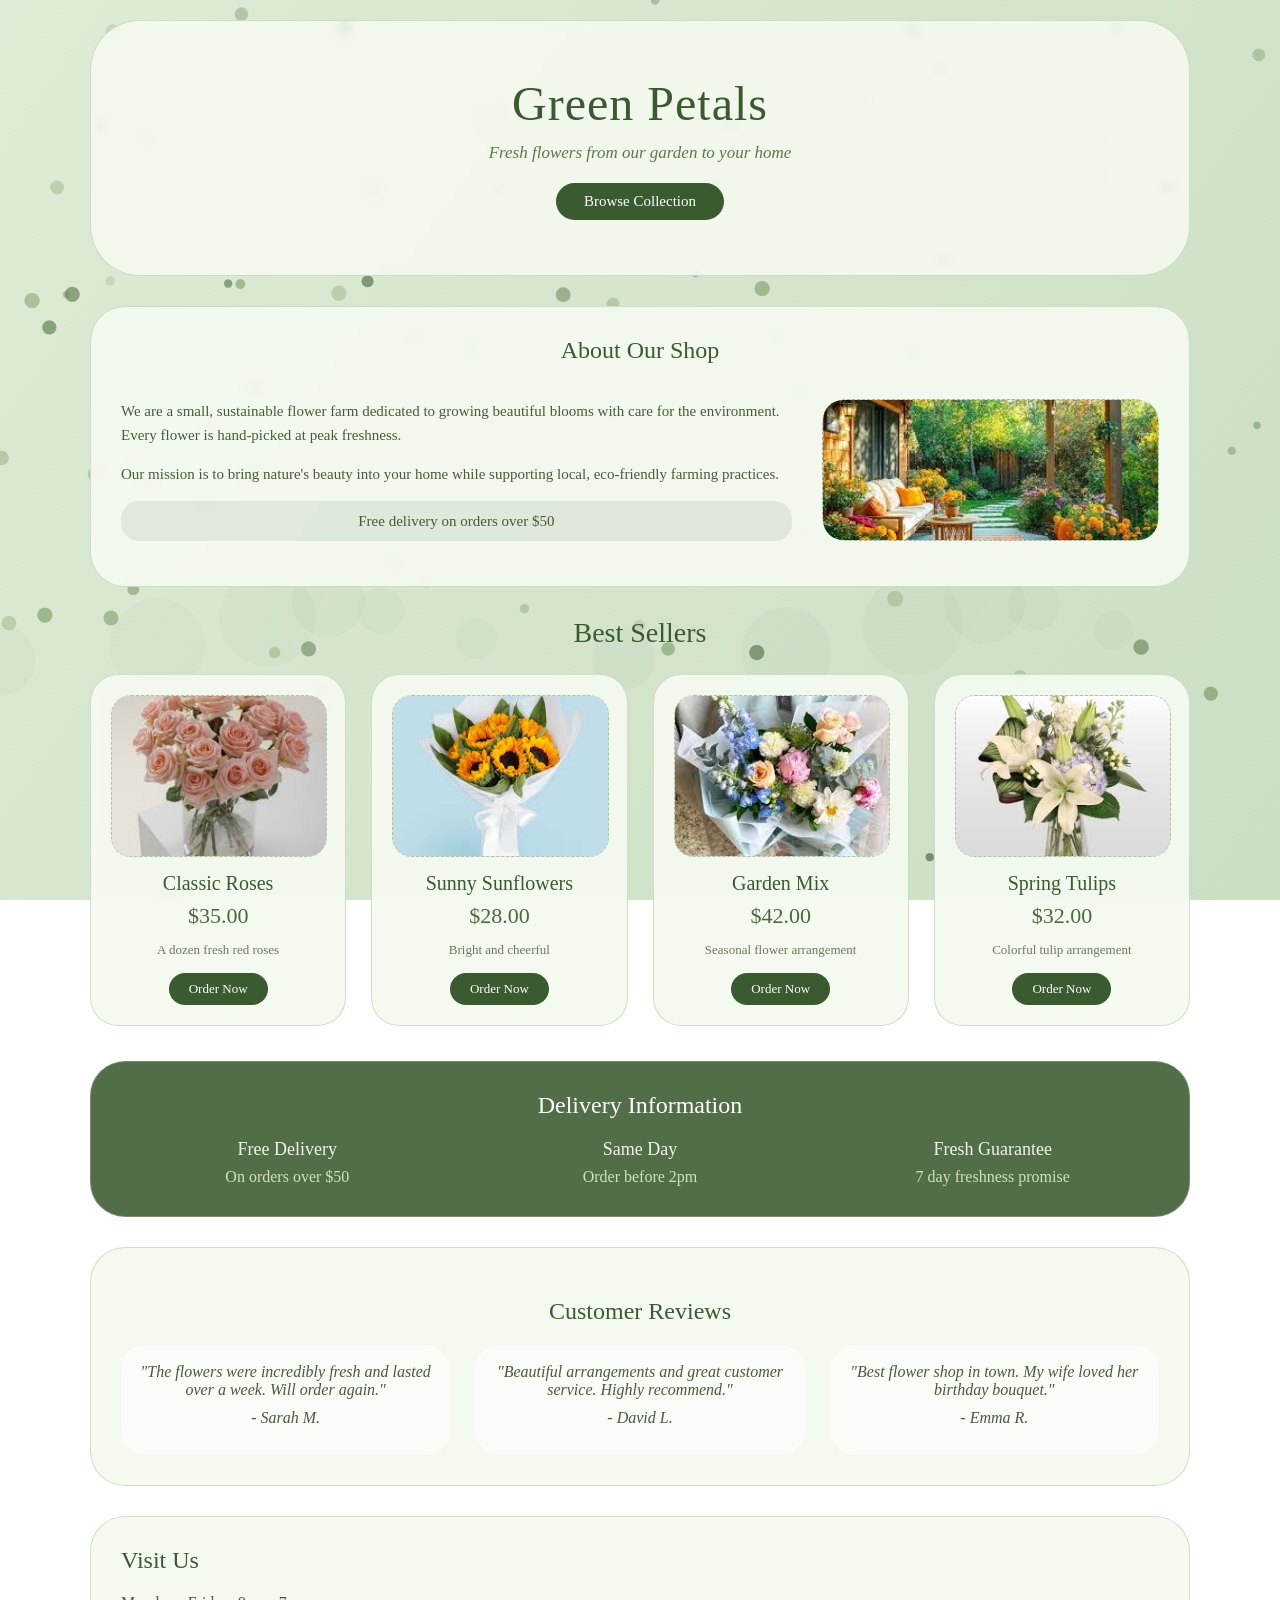
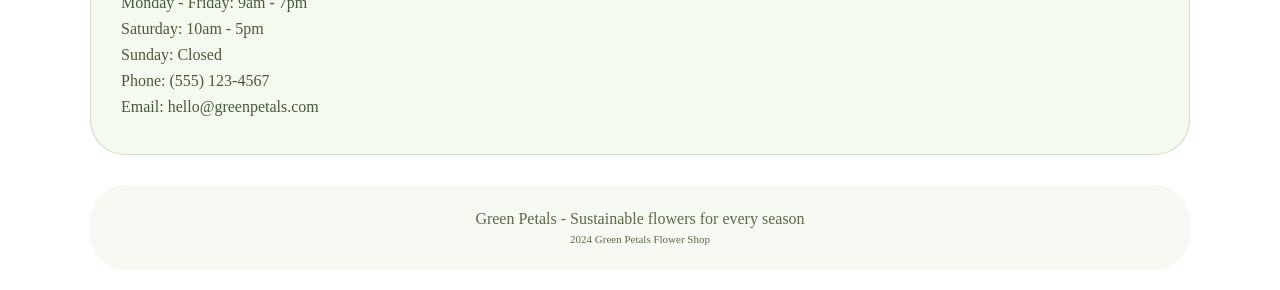
<file: index.html>
<!DOCTYPE html>
<html lang="en">
<head>
    <meta charset="UTF-8">
    <meta name="viewport" content="width=device-width, initial-scale=1.0, user-scalable=no">
    <title>Green Petals | Flower Shop</title>
    <link rel="stylesheet" href="style.css">
</head>
<body>

    <!-- Animated Background Canvas -->
    <canvas id="bgCanvas"></canvas>

    <div class="content-wrapper">
        <!-- Header / Hero Section -->
        <div class="hero">
            <h1>Green Petals</h1>
            <p class="tagline">Fresh flowers from our garden to your home</p>
            <button class="shop-btn">Browse Collection</button>
        </div>

        <!-- About Shop Section -->
        <div class="about-card">
            <h2>About Our Shop</h2>
            <div class="about-content">
                <div class="about-text">
                    <p>We are a small, sustainable flower farm dedicated to growing beautiful blooms with care for the environment. Every flower is hand-picked at peak freshness.</p>
                    <p>Our mission is to bring nature's beauty into your home while supporting local, eco-friendly farming practices.</p>
                    <p class="highlight">Free delivery on orders over $50</p>
                </div>
                <div class="image-placeholder">
                    <img src="mygarden.jpeg" alt="My Garden" style="width:100%; height:100%; object-fit:cover; border-radius:20px;">
                </div>
            </div>
        </div>

        <!-- Best Sellers Section -->
        <div class="products-section">
            <h2>Best Sellers</h2>
            <div class="products-grid">
                
                <!-- Product 1 -->
                <div class="product-card">
                    <div class="product-image-placeholder">
                        <img src="roses.jpeg" alt="Roses" style="width:100%; height:100%; object-fit:cover; border-radius:18px;">
                    </div>
                    <h3>Classic Roses</h3>
                    <p class="price">$35.00</p>
                    <p class="description">A dozen fresh red roses</p>
                    <button class="buy-btn">Order Now</button>
                </div>

                <!-- Product 2 -->
                <div class="product-card">
                    <div class="product-image-placeholder">
                        <img src="sunflowers.jpeg" alt="Sunflowers" style="width:100%; height:100%; object-fit:cover; border-radius:18px;">
                    </div>
                    <h3>Sunny Sunflowers</h3>
                    <p class="price">$28.00</p>
                    <p class="description">Bright and cheerful</p>
                    <button class="buy-btn">Order Now</button>
                </div>

                <!-- Product 3 -->
                <div class="product-card">
                    <div class="product-image-placeholder">
                        <img src="mix.jpeg" alt="mix" style="width:100%; height:100%; object-fit:cover; border-radius:18px;">
                    </div>
                    <h3>Garden Mix</h3>
                    <p class="price">$42.00</p>
                    <p class="description">Seasonal flower arrangement</p>
                    <button class="buy-btn">Order Now</button>
                </div>

                <!-- Product 4 -->
                <div class="product-card">
                    <div class="product-image-placeholder">
                        <img src="lillies.jpeg" alt="product name" style="width:100%; height:100%; object-fit:cover; border-radius:18px;">
                    </div>
                    <h3>Spring Tulips</h3>
                    <p class="price">$32.00</p>
                    <p class="description">Colorful tulip arrangement</p>
                    <button class="buy-btn">Order Now</button>
                </div>
            </div>
        </div>

        <!-- Delivery Info Section -->
        <div class="delivery-card">
            <h2>Delivery Information</h2>
            <div class="delivery-grid">
                <div class="delivery-item">
                    <h3>Free Delivery</h3>
                    <p>On orders over $50</p>
                </div>
                <div class="delivery-item">
                    <h3>Same Day</h3>
                    <p>Order before 2pm</p>
                </div>
                <div class="delivery-item">
                    <h3>Fresh Guarantee</h3>
                    <p>7 day freshness promise</p>
                </div>
            </div>
        </div>

        <!-- Customer Reviews -->
        <div class="reviews-card">
            <h2>Customer Reviews</h2>
            <div class="reviews-grid">
                <div class="review">
                    <p>"The flowers were incredibly fresh and lasted over a week. Will order again."</p>
                    <p class="customer">- Sarah M.</p>
                </div>
                <div class="review">
                    <p>"Beautiful arrangements and great customer service. Highly recommend."</p>
                    <p class="customer">- David L.</p>
                </div>
                <div class="review">
                    <p>"Best flower shop in town. My wife loved her birthday bouquet."</p>
                    <p class="customer">- Emma R.</p>
                </div>
            </div>
        </div>

        <!-- Contact Section -->
        <div class="contact-card">
            <div class="contact-info">
                <h2>Visit Us</h2>
                <p>Monday - Friday: 9am - 7pm</p>
                <p>Saturday: 10am - 5pm</p>
                <p>Sunday: Closed</p>
                <p>Phone: (555) 123-4567</p>
                <p>Email: hello@greenpetals.com</p>
            </div>
        </div>

        <!-- Footer -->
        <div class="footer">
            <p>Green Petals - Sustainable flowers for every season</p>
            <p class="small">2024 Green Petals Flower Shop</p>
        </div>
    </div>

    <script>
        // Animated Green Nature Background
        const canvas = document.getElementById('bgCanvas');
        const ctx = canvas.getContext('2d');
        
        let width = window.innerWidth;
        let height = window.innerHeight;
        
        let particles = [];
        let mouseX = width / 2;
        let mouseY = height / 2;
        
        const colors = ['#5a7a4a', '#6b8c54', '#7a9c60', '#8aac70', '#4a6a3a', '#3a5a2a'];
        
        class LeafParticle {
            constructor() {
                this.x = Math.random() * width;
                this.y = Math.random() * height;
                this.size = Math.random() * 5 + 3;
                this.speedX = (Math.random() - 0.5) * 0.5;
                this.speedY = (Math.random() - 0.5) * 0.3 + 0.2;
                this.color = colors[Math.floor(Math.random() * colors.length)];
                this.alpha = Math.random() * 0.3 + 0.15;
            }
            
            update() {
                this.x += this.speedX;
                this.y += this.speedY;
                
                const dx = mouseX - this.x;
                const dy = mouseY - this.y;
                const distance = Math.sqrt(dx * dx + dy * dy);
                
                if (distance < 100) {
                    const angle = Math.atan2(dy, dx);
                    const force = (100 - distance) / 100;
                    this.x -= Math.cos(angle) * force * 1.5;
                    this.y -= Math.sin(angle) * force * 1.5;
                }
                
                if (this.y > height) this.y = 0;
                if (this.y < 0) this.y = height;
                if (this.x > width) this.x = 0;
                if (this.x < 0) this.x = width;
            }
            
            draw() {
                ctx.beginPath();
                ctx.arc(this.x, this.y, this.size, 0, Math.PI * 2);
                ctx.fillStyle = this.color;
                ctx.globalAlpha = this.alpha;
                ctx.fill();
            }
        }
        
        function initParticles() {
            particles = [];
            const particleCount = Math.min(100, Math.floor(width * height / 10000));
            for (let i = 0; i < particleCount; i++) {
                particles.push(new LeafParticle());
            }
        }
        
        let gradientOffset = 0;
        
        function drawBackground() {
            gradientOffset += 0.001;
            const grad1 = `hsl(${95 + Math.sin(gradientOffset) * 5}, 35%, 88%)`;
            const grad2 = `hsl(${100 + Math.cos(gradientOffset * 0.7) * 5}, 30%, 82%)`;
            
            const gradient = ctx.createLinearGradient(0, 0, width, height);
            gradient.addColorStop(0, grad1);
            gradient.addColorStop(1, grad2);
            
            ctx.fillStyle = gradient;
            ctx.fillRect(0, 0, width, height);
            
            for (let i = 0; i < 12; i++) {
                ctx.beginPath();
                const shapeX = (Math.sin(gradientOffset * 0.3 + i) * 60) + (width * (i / 12));
                const shapeY = (Math.cos(gradientOffset * 0.2 + i) * 30) + (height * 0.7);
                ctx.arc(shapeX, shapeY, 35 + Math.sin(gradientOffset * 1.5 + i) * 15, 0, Math.PI * 2);
                ctx.fillStyle = `rgba(80, 100, 60, 0.03)`;
                ctx.fill();
            }
        }
        
        function drawConnections() {
            for (let i = 0; i < particles.length; i++) {
                for (let j = i + 1; j < particles.length; j++) {
                    const dx = particles[i].x - particles[j].x;
                    const dy = particles[i].y - particles[j].y;
                    const distance = Math.sqrt(dx * dx + dy * dy);
                    
                    if (distance < 80) {
                        ctx.beginPath();
                        ctx.moveTo(particles[i].x, particles[i].y);
                        ctx.lineTo(particles[j].x, particles[j].y);
                        ctx.strokeStyle = `rgba(70, 100, 50, ${0.06 * (1 - distance / 80)})`;
                        ctx.lineWidth = 0.8;
                        ctx.stroke();
                    }
                }
            }
        }
        
        function handleMouseMove(e) {
            mouseX = e.clientX;
            mouseY = e.clientY;
        }
        
        function handleTouchMove(e) {
            if (e.touches[0]) {
                mouseX = e.touches[0].clientX;
                mouseY = e.touches[0].clientY;
            }
        }
        
        function animate() {
            drawBackground();
            
            for (let particle of particles) {
                particle.update();
                particle.draw();
            }
            
            drawConnections();
            requestAnimationFrame(animate);
        }
        
        function handleResize() {
            width = window.innerWidth;
            height = window.innerHeight;
            canvas.width = width;
            canvas.height = height;
            initParticles();
        }
        
        window.addEventListener('resize', handleResize);
        window.addEventListener('mousemove', handleMouseMove);
        window.addEventListener('touchmove', handleTouchMove);
        
        handleResize();
        animate();
    </script>

</body>
</html>
</file>
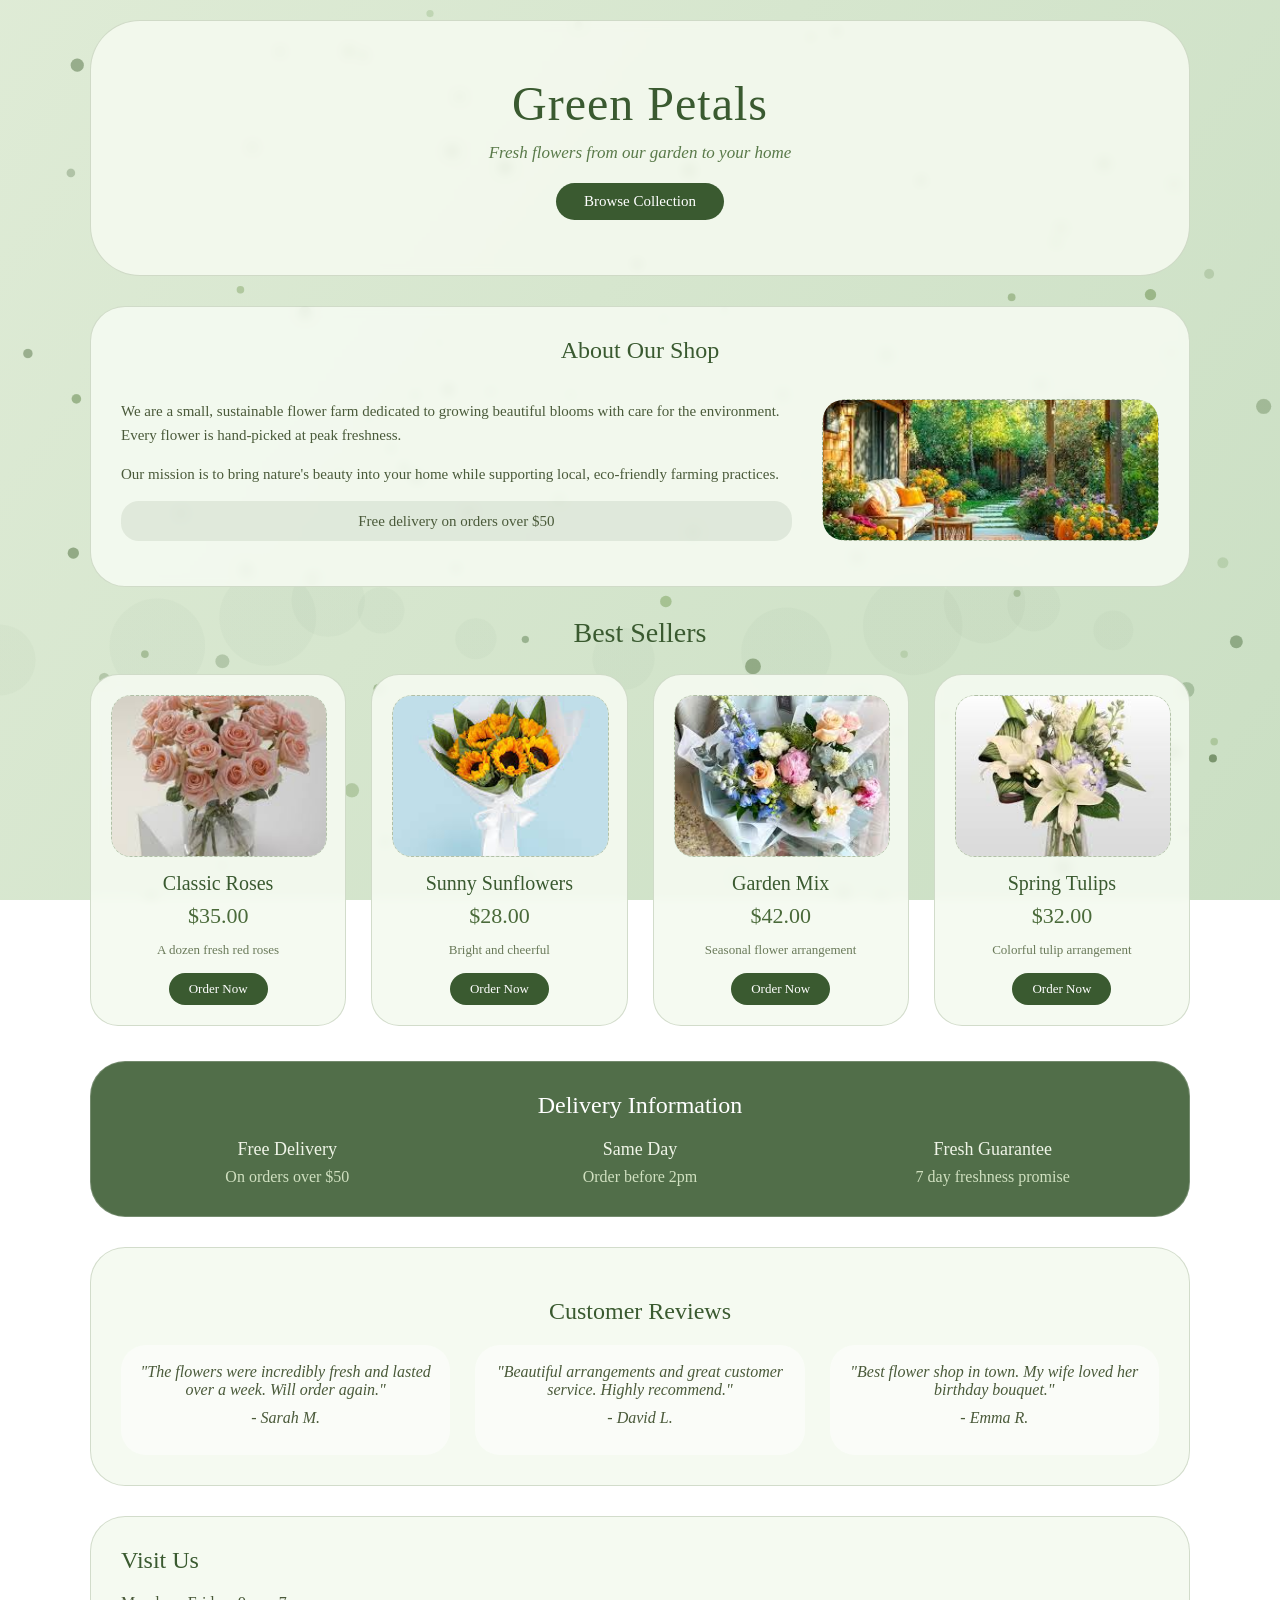
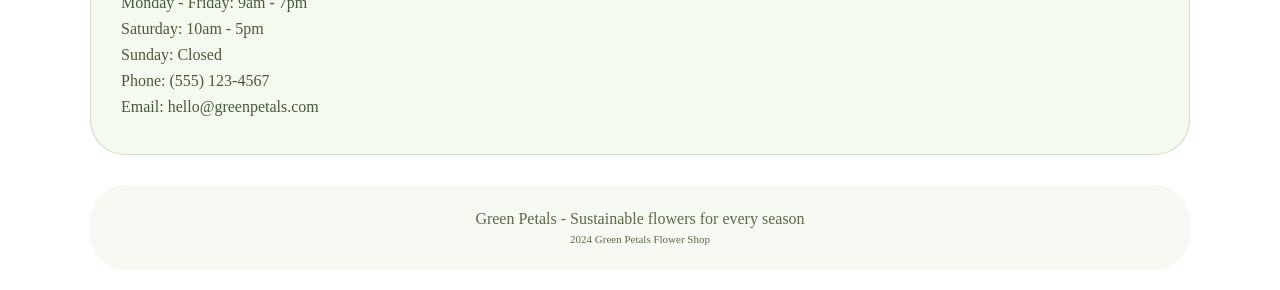
<file: landingpage.html>
<!DOCTYPE html>
<html lang="en">
<head>
    <meta charset="UTF-8">
    <meta name="viewport" content="width=device-width, initial-scale=1.0, user-scalable=no">
    <title>Green Petals | Flower Shop</title>
    <link rel="stylesheet" href="style.css">
</head>
<body>

    <!-- Animated Background Canvas -->
    <canvas id="bgCanvas"></canvas>

    <div class="content-wrapper">
        <!-- Header / Hero Section -->
        <div class="hero">
            <h1>Green Petals</h1>
            <p class="tagline">Fresh flowers from our garden to your home</p>
            <button class="shop-btn">Browse Collection</button>
        </div>

        <!-- About Shop Section -->
        <div class="about-card">
            <h2>About Our Shop</h2>
            <div class="about-content">
                <div class="about-text">
                    <p>We are a small, sustainable flower farm dedicated to growing beautiful blooms with care for the environment. Every flower is hand-picked at peak freshness.</p>
                    <p>Our mission is to bring nature's beauty into your home while supporting local, eco-friendly farming practices.</p>
                    <p class="highlight">Free delivery on orders over $50</p>
                </div>
                <div class="image-placeholder">
                    <img src="mygarden.jpeg" alt="My Garden" style="width:100%; height:100%; object-fit:cover; border-radius:20px;">
                </div>
            </div>
        </div>

        <!-- Best Sellers Section -->
        <div class="products-section">
            <h2>Best Sellers</h2>
            <div class="products-grid">
                
                <!-- Product 1 -->
                <div class="product-card">
                    <div class="product-image-placeholder">
                        <img src="roses.jpeg" alt="Roses" style="width:100%; height:100%; object-fit:cover; border-radius:18px;">
                    </div>
                    <h3>Classic Roses</h3>
                    <p class="price">$35.00</p>
                    <p class="description">A dozen fresh red roses</p>
                    <button class="buy-btn">Order Now</button>
                </div>

                <!-- Product 2 -->
                <div class="product-card">
                    <div class="product-image-placeholder">
                        <img src="sunflowers.jpeg" alt="Sunflowers" style="width:100%; height:100%; object-fit:cover; border-radius:18px;">
                    </div>
                    <h3>Sunny Sunflowers</h3>
                    <p class="price">$28.00</p>
                    <p class="description">Bright and cheerful</p>
                    <button class="buy-btn">Order Now</button>
                </div>

                <!-- Product 3 -->
                <div class="product-card">
                    <div class="product-image-placeholder">
                        <img src="mix.jpeg" alt="mix" style="width:100%; height:100%; object-fit:cover; border-radius:18px;">
                    </div>
                    <h3>Garden Mix</h3>
                    <p class="price">$42.00</p>
                    <p class="description">Seasonal flower arrangement</p>
                    <button class="buy-btn">Order Now</button>
                </div>

                <!-- Product 4 -->
                <div class="product-card">
                    <div class="product-image-placeholder">
                        <img src="lillies.jpeg" alt="product name" style="width:100%; height:100%; object-fit:cover; border-radius:18px;">
                    </div>
                    <h3>Spring Tulips</h3>
                    <p class="price">$32.00</p>
                    <p class="description">Colorful tulip arrangement</p>
                    <button class="buy-btn">Order Now</button>
                </div>
            </div>
        </div>

        <!-- Delivery Info Section -->
        <div class="delivery-card">
            <h2>Delivery Information</h2>
            <div class="delivery-grid">
                <div class="delivery-item">
                    <h3>Free Delivery</h3>
                    <p>On orders over $50</p>
                </div>
                <div class="delivery-item">
                    <h3>Same Day</h3>
                    <p>Order before 2pm</p>
                </div>
                <div class="delivery-item">
                    <h3>Fresh Guarantee</h3>
                    <p>7 day freshness promise</p>
                </div>
            </div>
        </div>

        <!-- Customer Reviews -->
        <div class="reviews-card">
            <h2>Customer Reviews</h2>
            <div class="reviews-grid">
                <div class="review">
                    <p>"The flowers were incredibly fresh and lasted over a week. Will order again."</p>
                    <p class="customer">- Sarah M.</p>
                </div>
                <div class="review">
                    <p>"Beautiful arrangements and great customer service. Highly recommend."</p>
                    <p class="customer">- David L.</p>
                </div>
                <div class="review">
                    <p>"Best flower shop in town. My wife loved her birthday bouquet."</p>
                    <p class="customer">- Emma R.</p>
                </div>
            </div>
        </div>

        <!-- Contact Section -->
        <div class="contact-card">
            <div class="contact-info">
                <h2>Visit Us</h2>
                <p>Monday - Friday: 9am - 7pm</p>
                <p>Saturday: 10am - 5pm</p>
                <p>Sunday: Closed</p>
                <p>Phone: (555) 123-4567</p>
                <p>Email: hello@greenpetals.com</p>
            </div>
        </div>

        <!-- Footer -->
        <div class="footer">
            <p>Green Petals - Sustainable flowers for every season</p>
            <p class="small">2024 Green Petals Flower Shop</p>
        </div>
    </div>

    <script>
        // Animated Green Nature Background
        const canvas = document.getElementById('bgCanvas');
        const ctx = canvas.getContext('2d');
        
        let width = window.innerWidth;
        let height = window.innerHeight;
        
        let particles = [];
        let mouseX = width / 2;
        let mouseY = height / 2;
        
        const colors = ['#5a7a4a', '#6b8c54', '#7a9c60', '#8aac70', '#4a6a3a', '#3a5a2a'];
        
        class LeafParticle {
            constructor() {
                this.x = Math.random() * width;
                this.y = Math.random() * height;
                this.size = Math.random() * 5 + 3;
                this.speedX = (Math.random() - 0.5) * 0.5;
                this.speedY = (Math.random() - 0.5) * 0.3 + 0.2;
                this.color = colors[Math.floor(Math.random() * colors.length)];
                this.alpha = Math.random() * 0.3 + 0.15;
            }
            
            update() {
                this.x += this.speedX;
                this.y += this.speedY;
                
                const dx = mouseX - this.x;
                const dy = mouseY - this.y;
                const distance = Math.sqrt(dx * dx + dy * dy);
                
                if (distance < 100) {
                    const angle = Math.atan2(dy, dx);
                    const force = (100 - distance) / 100;
                    this.x -= Math.cos(angle) * force * 1.5;
                    this.y -= Math.sin(angle) * force * 1.5;
                }
                
                if (this.y > height) this.y = 0;
                if (this.y < 0) this.y = height;
                if (this.x > width) this.x = 0;
                if (this.x < 0) this.x = width;
            }
            
            draw() {
                ctx.beginPath();
                ctx.arc(this.x, this.y, this.size, 0, Math.PI * 2);
                ctx.fillStyle = this.color;
                ctx.globalAlpha = this.alpha;
                ctx.fill();
            }
        }
        
        function initParticles() {
            particles = [];
            const particleCount = Math.min(100, Math.floor(width * height / 10000));
            for (let i = 0; i < particleCount; i++) {
                particles.push(new LeafParticle());
            }
        }
        
        let gradientOffset = 0;
        
        function drawBackground() {
            gradientOffset += 0.001;
            const grad1 = `hsl(${95 + Math.sin(gradientOffset) * 5}, 35%, 88%)`;
            const grad2 = `hsl(${100 + Math.cos(gradientOffset * 0.7) * 5}, 30%, 82%)`;
            
            const gradient = ctx.createLinearGradient(0, 0, width, height);
            gradient.addColorStop(0, grad1);
            gradient.addColorStop(1, grad2);
            
            ctx.fillStyle = gradient;
            ctx.fillRect(0, 0, width, height);
            
            for (let i = 0; i < 12; i++) {
                ctx.beginPath();
                const shapeX = (Math.sin(gradientOffset * 0.3 + i) * 60) + (width * (i / 12));
                const shapeY = (Math.cos(gradientOffset * 0.2 + i) * 30) + (height * 0.7);
                ctx.arc(shapeX, shapeY, 35 + Math.sin(gradientOffset * 1.5 + i) * 15, 0, Math.PI * 2);
                ctx.fillStyle = `rgba(80, 100, 60, 0.03)`;
                ctx.fill();
            }
        }
        
        function drawConnections() {
            for (let i = 0; i < particles.length; i++) {
                for (let j = i + 1; j < particles.length; j++) {
                    const dx = particles[i].x - particles[j].x;
                    const dy = particles[i].y - particles[j].y;
                    const distance = Math.sqrt(dx * dx + dy * dy);
                    
                    if (distance < 80) {
                        ctx.beginPath();
                        ctx.moveTo(particles[i].x, particles[i].y);
                        ctx.lineTo(particles[j].x, particles[j].y);
                        ctx.strokeStyle = `rgba(70, 100, 50, ${0.06 * (1 - distance / 80)})`;
                        ctx.lineWidth = 0.8;
                        ctx.stroke();
                    }
                }
            }
        }
        
        function handleMouseMove(e) {
            mouseX = e.clientX;
            mouseY = e.clientY;
        }
        
        function handleTouchMove(e) {
            if (e.touches[0]) {
                mouseX = e.touches[0].clientX;
                mouseY = e.touches[0].clientY;
            }
        }
        
        function animate() {
            drawBackground();
            
            for (let particle of particles) {
                particle.update();
                particle.draw();
            }
            
            drawConnections();
            requestAnimationFrame(animate);
        }
        
        function handleResize() {
            width = window.innerWidth;
            height = window.innerHeight;
            canvas.width = width;
            canvas.height = height;
            initParticles();
        }
        
        window.addEventListener('resize', handleResize);
        window.addEventListener('mousemove', handleMouseMove);
        window.addEventListener('touchmove', handleTouchMove);
        
        handleResize();
        animate();
    </script>

</body>
</html>
</file>
<file: style.css>
/* Animated Background */
#bgCanvas {
    position: fixed;
    top: 0;
    left: 0;
    width: 100%;
    height: 100%;
    z-index: 0;
    pointer-events: none;
}

/* Content wrapper */
.content-wrapper {
    position: relative;
    z-index: 1;
    max-width: 1100px;
    margin: 0 auto;
    padding: 20px;
}

/* Body */
body {
    font-family: 'Georgia', 'Times New Roman', serif;
    margin: 0;
    padding: 0;
    min-height: 100vh;
    color: #2d3e2a;
}

/* Hero Section */
.hero {
    text-align: center;
    padding: 55px 20px;
    background: rgba(245, 250, 240, 0.88);
    border-radius: 50px;
    margin-bottom: 30px;
    backdrop-filter: blur(5px);
    border: 1px solid rgba(70, 100, 50, 0.2);
}

.hero h1 {
    font-size: 48px;
    margin: 0;
    color: #3a5a30;
    letter-spacing: 1px;
    font-weight: normal;
}

.tagline {
    font-size: 17px;
    color: #5a7a4a;
    font-style: italic;
    margin: 12px 0 20px;
}

/* Shop Button */
.shop-btn {
    background: #3a5a30;
    color: white;
    border: none;
    padding: 10px 28px;
    font-size: 15px;
    border-radius: 35px;
    cursor: pointer;
    transition: background 0.2s;
    font-family: 'Georgia', serif;
}

.shop-btn:hover {
    background: #2d4a25;
}

/* About Card */
.about-card {
    background: rgba(245, 250, 240, 0.92);
    border-radius: 35px;
    padding: 30px;
    margin-bottom: 30px;
    backdrop-filter: blur(5px);
    border: 1px solid rgba(70, 100, 50, 0.2);
}

.about-card h2 {
    color: #3a5a30;
    text-align: center;
    font-weight: normal;
    margin-top: 0;
}

.about-content {
    display: flex;
    gap: 30px;
    align-items: center;
    flex-wrap: wrap;
}

.about-text {
    flex: 2;
    min-width: 200px;
}

.about-text p {
    font-size: 15px;
    line-height: 1.6;
    color: #4a5a3a;
}

.highlight {
    background: rgba(58, 90, 48, 0.1);
    padding: 8px;
    border-radius: 18px;
    text-align: center;
    font-weight: normal;
    color: #3a5a30;
}

/* Image Placeholder */
.image-placeholder {
    flex: 1;
    min-width: 140px;
    height: 140px;
    background: rgba(70, 100, 50, 0.1);
    border-radius: 25px;
    display: flex;
    align-items: center;
    justify-content: center;
    border: 1px dashed rgba(70, 100, 50, 0.4);
}

.placeholder-text {
    font-size: 13px;
    color: #5a7a4a;
    font-style: italic;
}

/* Products Section */
.products-section {
    margin-bottom: 35px;
}

.products-section h2 {
    text-align: center;
    color: #3a5a30;
    font-size: 28px;
    font-weight: normal;
}

.products-grid {
    display: grid;
    grid-template-columns: repeat(auto-fit, minmax(240px, 1fr));
    gap: 25px;
    margin-top: 25px;
}

.product-card {
    background: rgba(245, 250, 240, 0.92);
    border-radius: 28px;
    padding: 20px;
    text-align: center;
    backdrop-filter: blur(5px);
    transition: transform 0.2s ease;
    border: 1px solid rgba(70, 100, 50, 0.2);
}

.product-card:hover {
    transform: translateY(-5px);
}

.product-image-placeholder {
    width: 100%;
    height: 160px;
    background: rgba(70, 100, 50, 0.1);
    border-radius: 20px;
    display: flex;
    align-items: center;
    justify-content: center;
    border: 1px dashed rgba(70, 100, 50, 0.3);
    margin-bottom: 15px;
}

.placeholder-text-small {
    font-size: 13px;
    color: #5a7a4a;
}

.product-card h3 {
    color: #3a5a30;
    margin: 10px 0 5px;
    font-size: 20px;
    font-weight: normal;
}

.price {
    color: #4a6a3a;
    font-size: 22px;
    font-weight: normal;
    margin: 8px 0;
}

.description {
    color: #6a7a5a;
    font-size: 13px;
    margin-bottom: 15px;
}

/* Buy Button */
.buy-btn {
    background: #3a5a30;
    color: white;
    border: none;
    padding: 8px 20px;
    font-size: 13px;
    border-radius: 30px;
    cursor: pointer;
    transition: background 0.2s;
    font-family: 'Georgia', serif;
}

.buy-btn:hover {
    background: #2d4a25;
}

/* Delivery Card */
.delivery-card {
    background: rgba(58, 90, 48, 0.88);
    border-radius: 35px;
    padding: 30px;
    margin-bottom: 30px;
    backdrop-filter: blur(5px);
    border: 1px solid rgba(255, 255, 255, 0.2);
}

.delivery-card h2 {
    color: white;
    text-align: center;
    font-weight: normal;
    margin-top: 0;
}

.delivery-grid {
    display: grid;
    grid-template-columns: repeat(auto-fit, minmax(180px, 1fr));
    gap: 20px;
    margin-top: 20px;
    text-align: center;
}

.delivery-item h3 {
    color: #f0f5e8;
    margin: 0 0 8px;
    font-weight: normal;
    font-size: 18px;
}

.delivery-item p {
    color: #d0e0c0;
    margin: 0;
}

/* Reviews */
.reviews-card {
    background: rgba(245, 250, 240, 0.92);
    border-radius: 35px;
    padding: 30px;
    margin-bottom: 30px;
    backdrop-filter: blur(5px);
    border: 1px solid rgba(70, 100, 50, 0.2);
}

.reviews-card h2 {
    text-align: center;
    color: #3a5a30;
    font-weight: normal;
}

.reviews-grid {
    display: grid;
    grid-template-columns: repeat(auto-fit, minmax(240px, 1fr));
    gap: 25px;
    margin-top: 20px;
}

.review {
    background: rgba(255, 255, 255, 0.5);
    padding: 18px;
    border-radius: 25px;
    text-align: center;
}

.review p {
    font-style: italic;
    color: #4a5a3a;
    margin: 0 0 10px;
}

.customer {
    font-weight: normal;
    color: #5a7a4a;
    margin: 0;
}

/* Contact Card */
.contact-card {
    background: rgba(245, 250, 240, 0.92);
    border-radius: 35px;
    padding: 30px;
    margin-bottom: 30px;
    backdrop-filter: blur(5px);
    border: 1px solid rgba(70, 100, 50, 0.2);
    display: flex;
    gap: 30px;
    flex-wrap: wrap;
}

.contact-info {
    flex: 2;
    min-width: 200px;
}

.contact-info h2 {
    color: #3a5a30;
    margin-top: 0;
    font-weight: normal;
}

.contact-info p {
    color: #4a5a3a;
    margin: 8px 0;
}

.map-placeholder {
    flex: 1;
    min-width: 140px;
    height: 160px;
    background: rgba(70, 100, 50, 0.1);
    border-radius: 25px;
    display: flex;
    align-items: center;
    justify-content: center;
    border: 1px dashed rgba(70, 100, 50, 0.4);
}

/* Footer */
.footer {
    text-align: center;
    padding: 20px;
    background: rgba(245, 250, 240, 0.85);
    border-radius: 35px;
    backdrop-filter: blur(5px);
}

.footer p {
    color: #5a6a4a;
    margin: 5px 0;
}

.small {
    font-size: 11px;
}

/* Responsive */
@media (max-width: 768px) {
    .hero h1 {
        font-size: 34px;
    }
    
    .about-content, .contact-card {
        flex-direction: column;
    }
    
    .content-wrapper {
        padding: 15px;
    }
}
</file>
